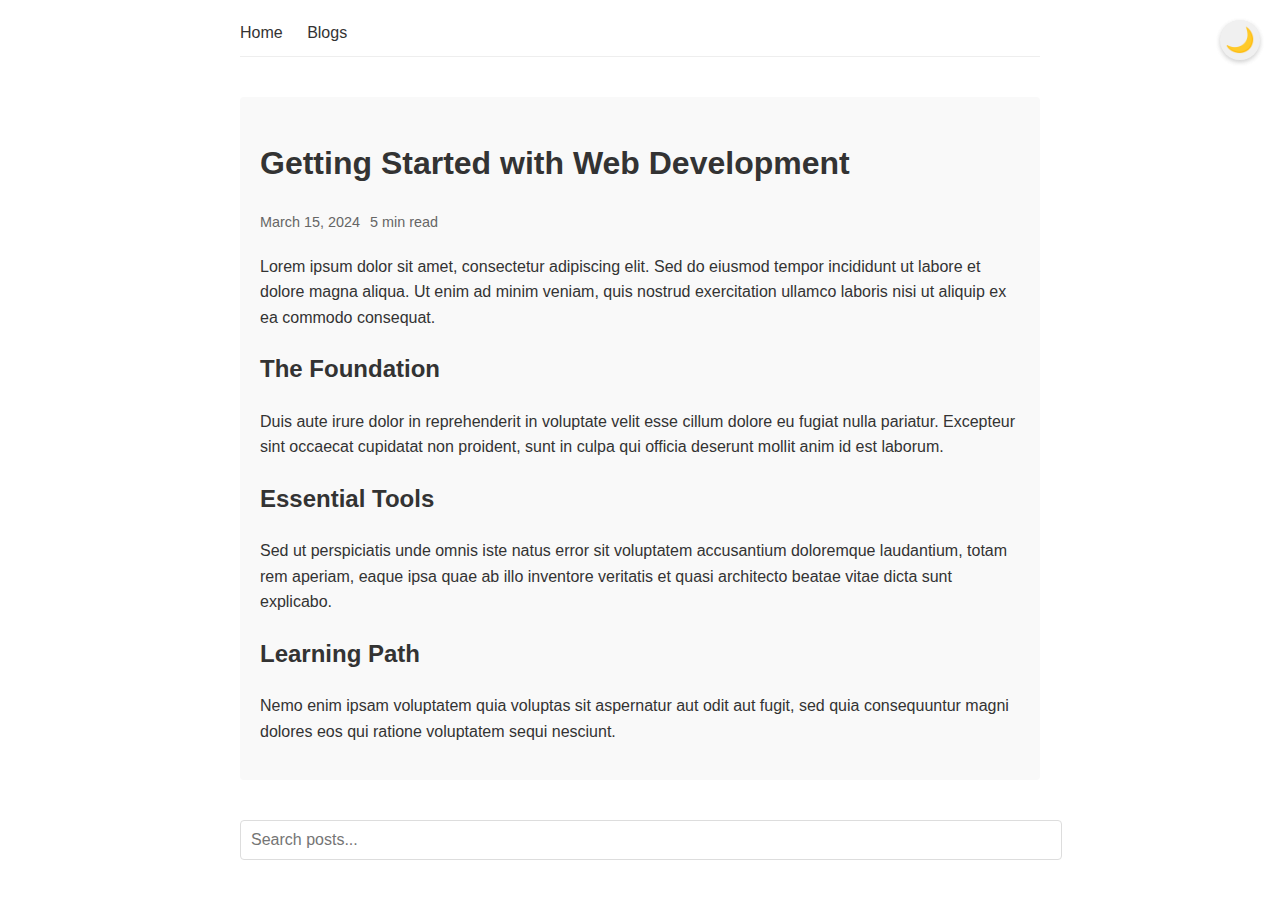
<file: blog1.html>
<!DOCTYPE html>
<html lang="en">
    <head>
        <meta charset="UTF-8">
        <meta name="viewport" content="width=device-width, initial-scale=1.0">
        <title>Getting Started with Web Development</title>
        <link rel="stylesheet" href="styles.css">
    </head>
    <body>
        <nav>
            <a href="index.html">Home</a>
            <a href="blogs.html">Blogs</a>
        </nav>

        <main>
            <article class="blog-content">
                <h1>Getting Started with Web Development</h1>
                <div class="blog-meta">
                    <span>March 15, 2024</span>
                    <span class="reading-time">5 min read</span>
                </div>
                
                <p>Lorem ipsum dolor sit amet, consectetur adipiscing elit. Sed do eiusmod tempor incididunt ut labore et dolore magna aliqua. Ut enim ad minim veniam, quis nostrud exercitation ullamco laboris nisi ut aliquip ex ea commodo consequat.</p>
                
                <h2>The Foundation</h2>
                <p>Duis aute irure dolor in reprehenderit in voluptate velit esse cillum dolore eu fugiat nulla pariatur. Excepteur sint occaecat cupidatat non proident, sunt in culpa qui officia deserunt mollit anim id est laborum.</p>
                
                <h2>Essential Tools</h2>
                <p>Sed ut perspiciatis unde omnis iste natus error sit voluptatem accusantium doloremque laudantium, totam rem aperiam, eaque ipsa quae ab illo inventore veritatis et quasi architecto beatae vitae dicta sunt explicabo.</p>
                
                <h2>Learning Path</h2>
                <p>Nemo enim ipsam voluptatem quia voluptas sit aspernatur aut odit aut fugit, sed quia consequuntur magni dolores eos qui ratione voluptatem sequi nesciunt.</p>
            </article>
        </main>
        <button class="dark-mode-toggle" title="Toggle dark mode">🌙</button>
        <button class="back-to-top" title="Back to top">↑</button>
        <script src="script.js"></script>
    </body>
</html>
</file>
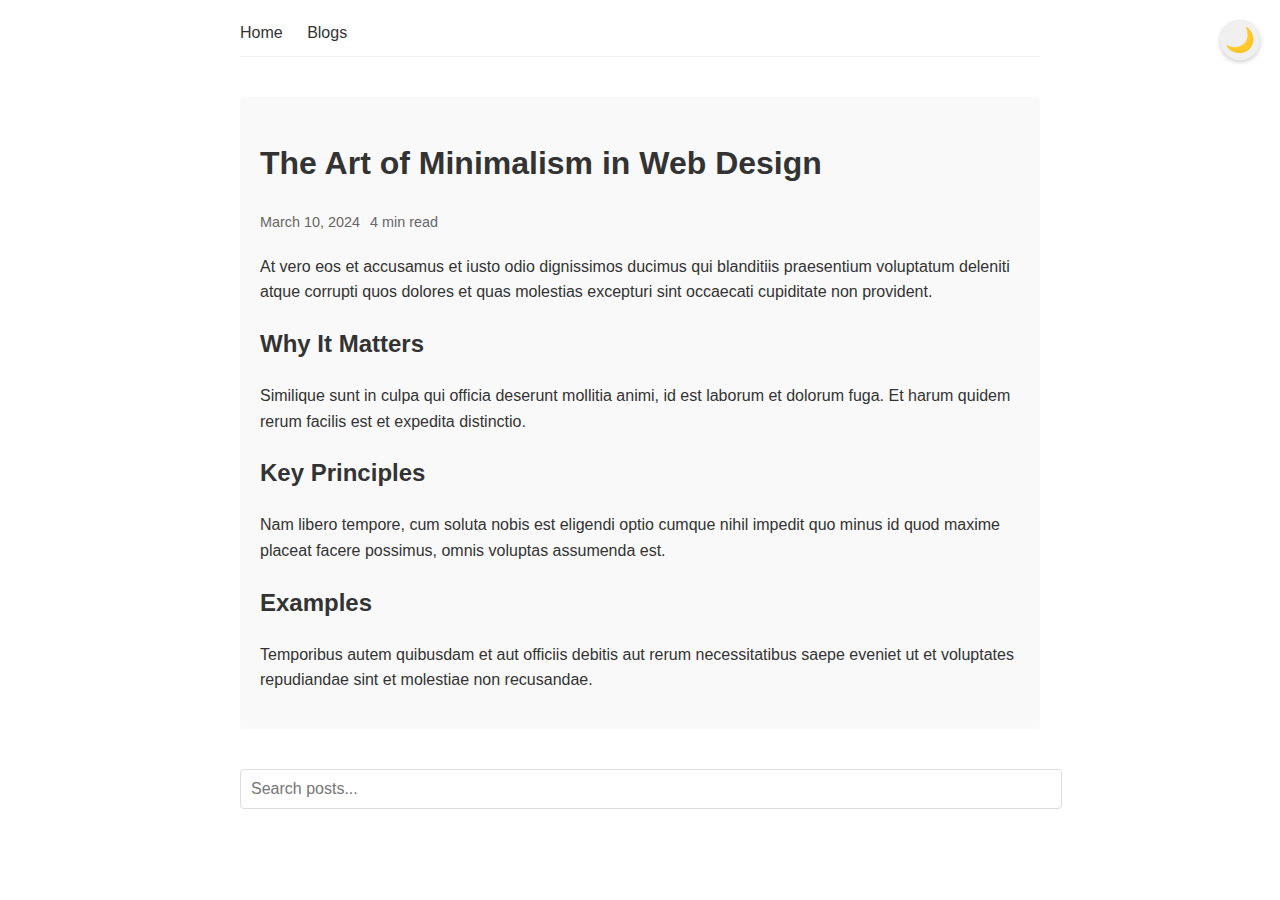
<file: blog2.html>
<!DOCTYPE html>
<html lang="en">
    <head>
        <meta charset="UTF-8">
        <meta name="viewport" content="width=device-width, initial-scale=1.0">
        <title>The Art of Minimalism in Web Design</title>
        <link rel="stylesheet" href="styles.css">
    </head>
    <body>
        <nav>
            <a href="index.html">Home</a>
            <a href="blogs.html">Blogs</a>
        </nav>

        <main>
            <article class="blog-content">
                <h1>The Art of Minimalism in Web Design</h1>
                <div class="blog-meta">
                    <span>March 10, 2024</span>
                    <span class="reading-time">4 min read</span>
                </div>
                
                <p>At vero eos et accusamus et iusto odio dignissimos ducimus qui blanditiis praesentium voluptatum deleniti atque corrupti quos dolores et quas molestias excepturi sint occaecati cupiditate non provident.</p>
                
                <h2>Why It Matters</h2>
                <p>Similique sunt in culpa qui officia deserunt mollitia animi, id est laborum et dolorum fuga. Et harum quidem rerum facilis est et expedita distinctio.</p>
                
                <h2>Key Principles</h2>
                <p>Nam libero tempore, cum soluta nobis est eligendi optio cumque nihil impedit quo minus id quod maxime placeat facere possimus, omnis voluptas assumenda est.</p>
                
                <h2>Examples</h2>
                <p>Temporibus autem quibusdam et aut officiis debitis aut rerum necessitatibus saepe eveniet ut et voluptates repudiandae sint et molestiae non recusandae.</p>
            </article>
        </main>
        <button class="dark-mode-toggle" title="Toggle dark mode">🌙</button>
        <button class="back-to-top" title="Back to top">↑</button>
        <script src="script.js"></script>
    </body>
</html>
</file>
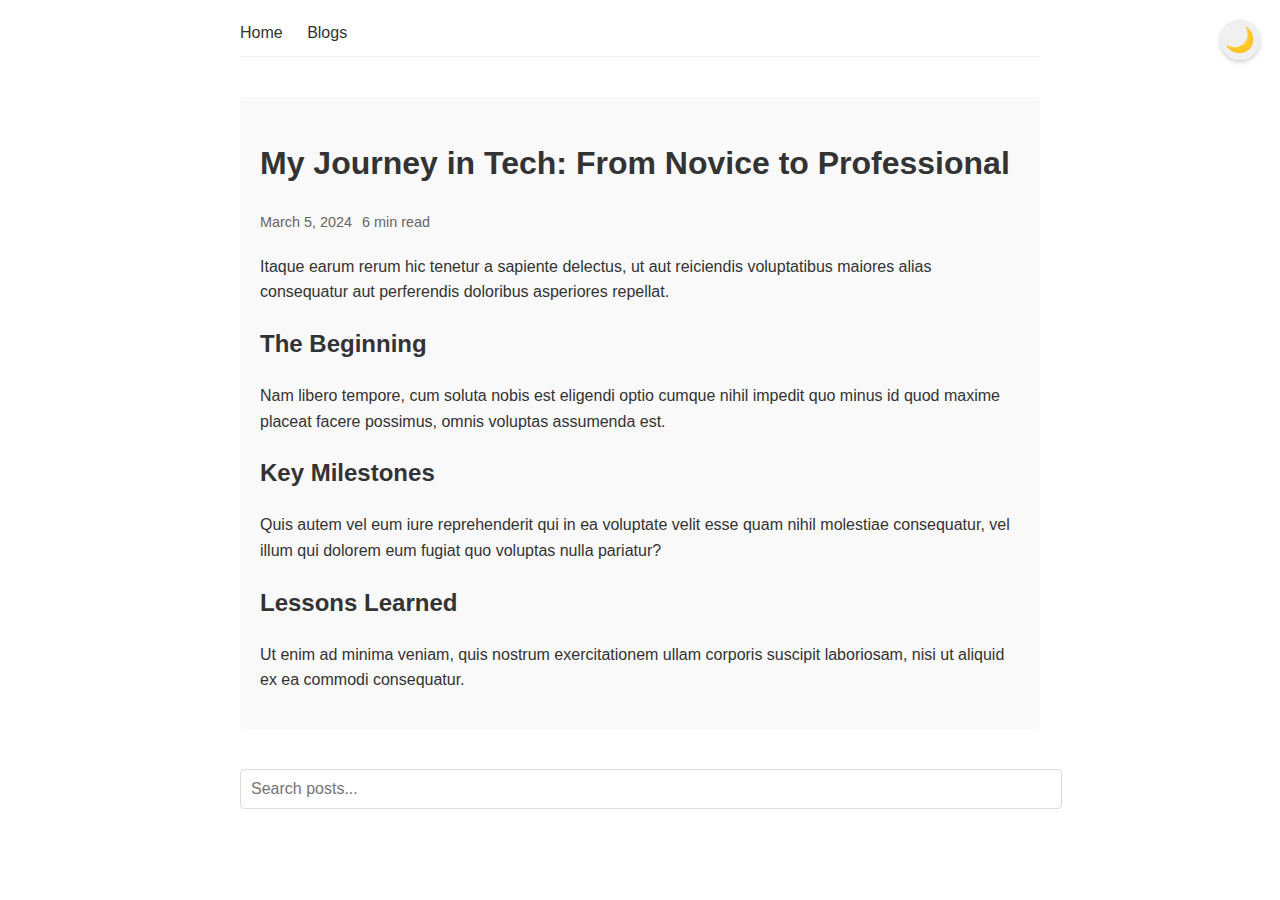
<file: blog3.html>
<!DOCTYPE html>
<html lang="en">
    <head>
        <meta charset="UTF-8">
        <meta name="viewport" content="width=device-width, initial-scale=1.0">
        <title>My Journey in Tech: From Novice to Professional</title>
        <link rel="stylesheet" href="styles.css">
    </head>
    <body>
        <nav>
            <a href="index.html">Home</a>
            <a href="blogs.html">Blogs</a>
        </nav>

        <main>
            <article class="blog-content">
                <h1>My Journey in Tech: From Novice to Professional</h1>
                <div class="blog-meta">
                    <span>March 5, 2024</span>
                    <span class="reading-time">6 min read</span>
                </div>
                
                <p>Itaque earum rerum hic tenetur a sapiente delectus, ut aut reiciendis voluptatibus maiores alias consequatur aut perferendis doloribus asperiores repellat.</p>
                
                <h2>The Beginning</h2>
                <p>Nam libero tempore, cum soluta nobis est eligendi optio cumque nihil impedit quo minus id quod maxime placeat facere possimus, omnis voluptas assumenda est.</p>
                
                <h2>Key Milestones</h2>
                <p>Quis autem vel eum iure reprehenderit qui in ea voluptate velit esse quam nihil molestiae consequatur, vel illum qui dolorem eum fugiat quo voluptas nulla pariatur?</p>
                
                <h2>Lessons Learned</h2>
                <p>Ut enim ad minima veniam, quis nostrum exercitationem ullam corporis suscipit laboriosam, nisi ut aliquid ex ea commodi consequatur.</p>
            </article>
        </main>
        <button class="dark-mode-toggle" title="Toggle dark mode">🌙</button>
        <button class="back-to-top" title="Back to top">↑</button>
        <script src="script.js"></script>
    </body>
</html>
</file>
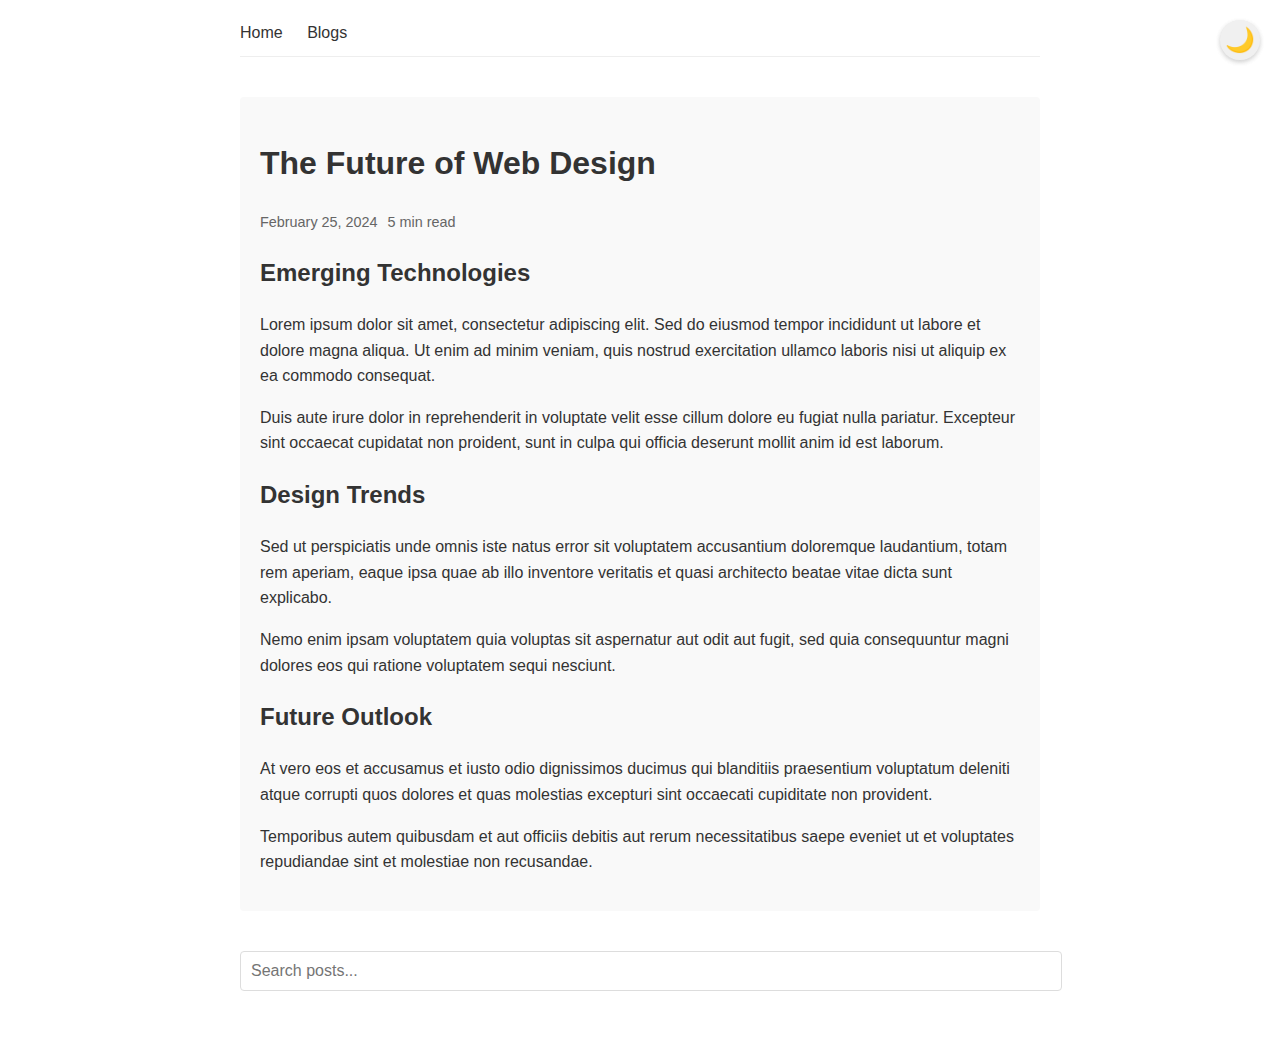
<file: blog4.html>
<!DOCTYPE html>
<html lang="en">
    <head>
        <meta charset="UTF-8">
        <meta name="viewport" content="width=device-width, initial-scale=1.0">
        <title>The Future of Web Design - My Blog</title>
        <link rel="stylesheet" href="styles.css">
    </head>
    <body>
        <nav>
            <a href="index.html">Home</a>
            <a href="blogs.html">Blogs</a>
        </nav>

        <main>
            <article class="blog-content">
                <h1>The Future of Web Design</h1>
                <div class="blog-meta">
                    <span>February 25, 2024</span>
                    <span class="reading-time">5 min read</span>
                </div>

                <h2>Emerging Technologies</h2>
                <p>Lorem ipsum dolor sit amet, consectetur adipiscing elit. Sed do eiusmod tempor incididunt ut labore et dolore magna aliqua. Ut enim ad minim veniam, quis nostrud exercitation ullamco laboris nisi ut aliquip ex ea commodo consequat.</p>
                <p>Duis aute irure dolor in reprehenderit in voluptate velit esse cillum dolore eu fugiat nulla pariatur. Excepteur sint occaecat cupidatat non proident, sunt in culpa qui officia deserunt mollit anim id est laborum.</p>

                <h2>Design Trends</h2>
                <p>Sed ut perspiciatis unde omnis iste natus error sit voluptatem accusantium doloremque laudantium, totam rem aperiam, eaque ipsa quae ab illo inventore veritatis et quasi architecto beatae vitae dicta sunt explicabo.</p>
                <p>Nemo enim ipsam voluptatem quia voluptas sit aspernatur aut odit aut fugit, sed quia consequuntur magni dolores eos qui ratione voluptatem sequi nesciunt.</p>

                <h2>Future Outlook</h2>
                <p>At vero eos et accusamus et iusto odio dignissimos ducimus qui blanditiis praesentium voluptatum deleniti atque corrupti quos dolores et quas molestias excepturi sint occaecati cupiditate non provident.</p>
                <p>Temporibus autem quibusdam et aut officiis debitis aut rerum necessitatibus saepe eveniet ut et voluptates repudiandae sint et molestiae non recusandae.</p>
            </article>
        </main>
        <button class="dark-mode-toggle" title="Toggle dark mode">🌙</button>
        <button class="back-to-top" title="Back to top">↑</button>
        <script src="script.js"></script>
    </body>
</html>
</file>
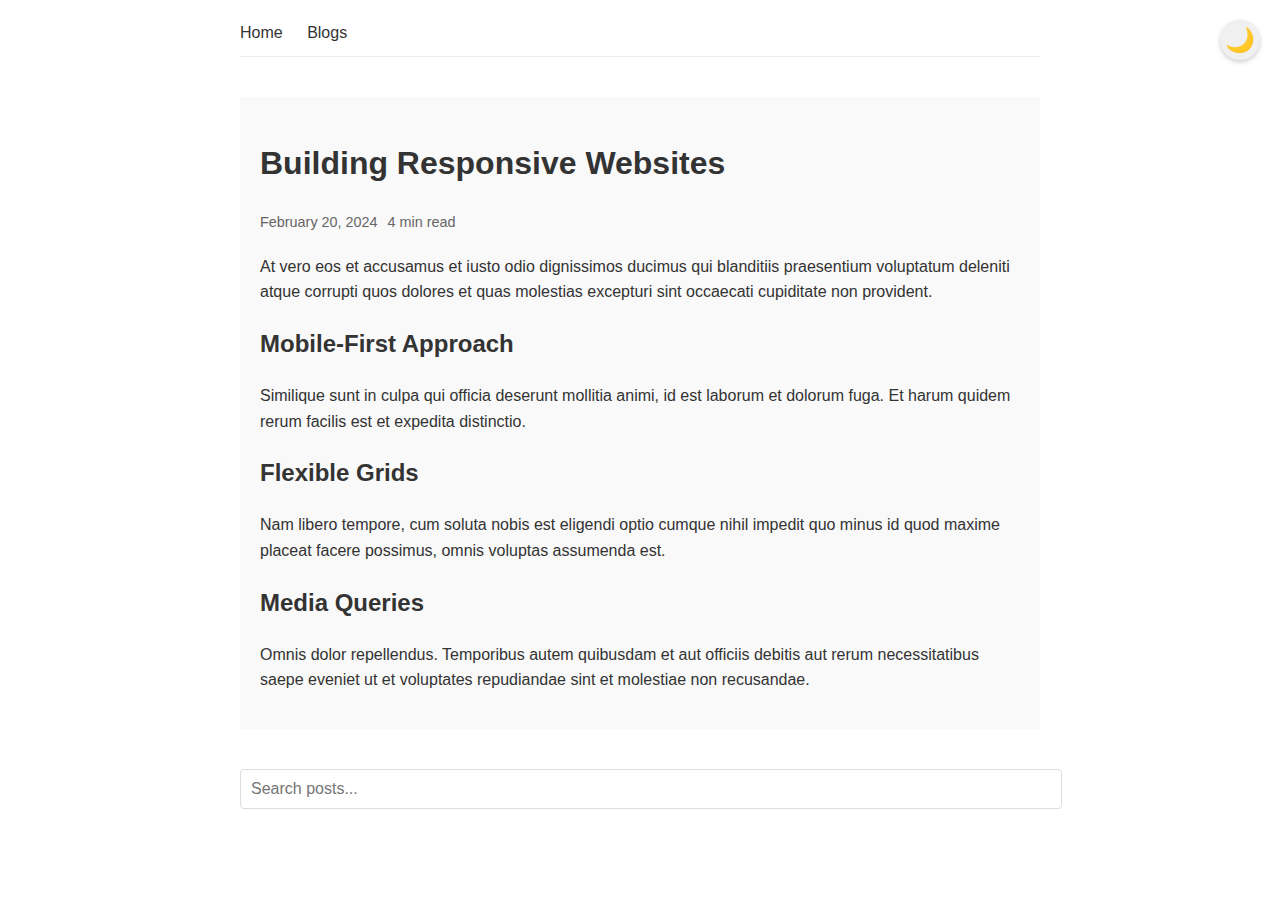
<file: blog5.html>
<!DOCTYPE html>
<html lang="en">
    <head>
        <meta charset="UTF-8">
        <meta name="viewport" content="width=device-width, initial-scale=1.0">
        <title>Building Responsive Websites</title>
        <link rel="stylesheet" href="styles.css">
    </head>
    <body>
        <nav>
            <a href="index.html">Home</a>
            <a href="blogs.html">Blogs</a>
        </nav>

        <main>
            <article class="blog-content">
                <h1>Building Responsive Websites</h1>
                <div class="blog-meta">
                    <span>February 20, 2024</span>
                    <span class="reading-time">4 min read</span>
                </div>
                
                <p>At vero eos et accusamus et iusto odio dignissimos ducimus qui blanditiis praesentium voluptatum deleniti atque corrupti quos dolores et quas molestias excepturi sint occaecati cupiditate non provident.</p>
                
                <h2>Mobile-First Approach</h2>
                <p>Similique sunt in culpa qui officia deserunt mollitia animi, id est laborum et dolorum fuga. Et harum quidem rerum facilis est et expedita distinctio.</p>
                
                <h2>Flexible Grids</h2>
                <p>Nam libero tempore, cum soluta nobis est eligendi optio cumque nihil impedit quo minus id quod maxime placeat facere possimus, omnis voluptas assumenda est.</p>
                
                <h2>Media Queries</h2>
                <p>Omnis dolor repellendus. Temporibus autem quibusdam et aut officiis debitis aut rerum necessitatibus saepe eveniet ut et voluptates repudiandae sint et molestiae non recusandae.</p>
            </article>
        </main>
        <button class="dark-mode-toggle" title="Toggle dark mode">🌙</button>
        <button class="back-to-top" title="Back to top">↑</button>
        <script src="script.js"></script>
    </body>
</html>
</file>
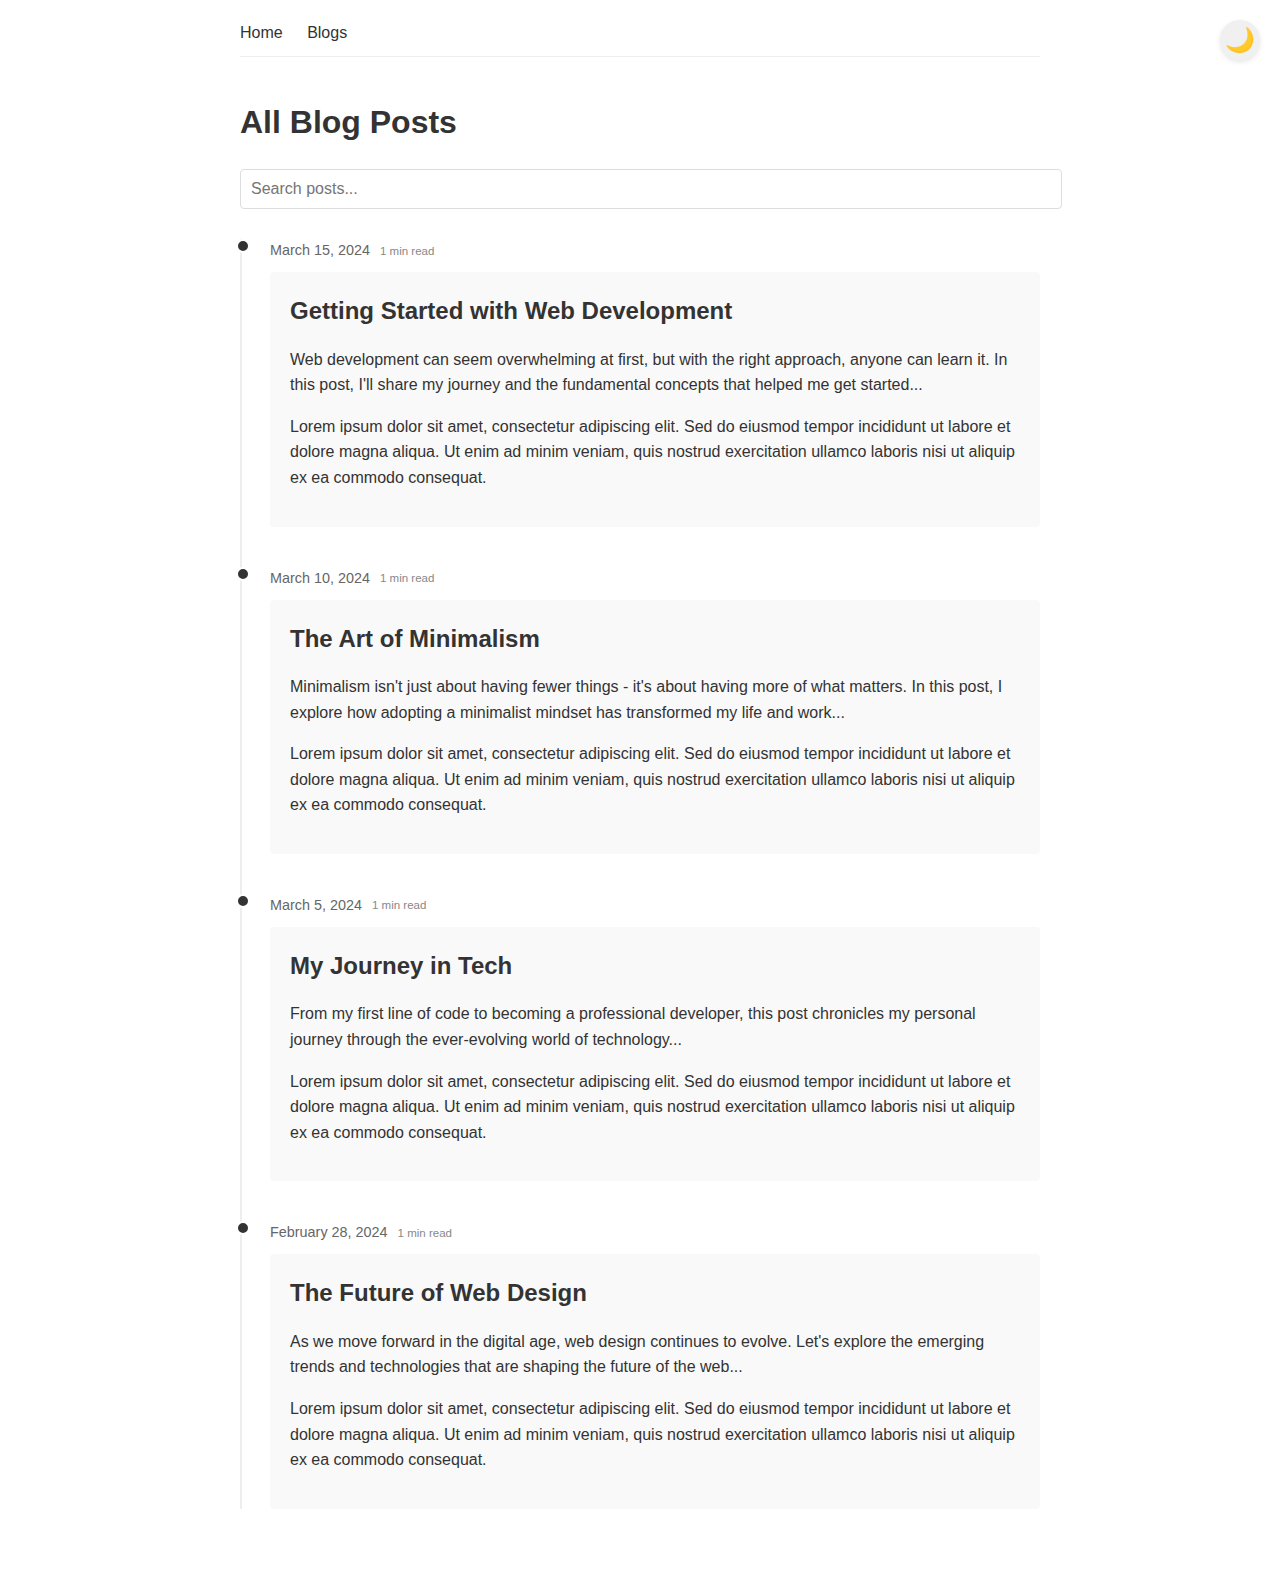
<file: blogs.html>
<!DOCTYPE html>
<html lang="en">
    <head>
        <meta charset="UTF-8">
        <meta name="viewport" content="width=device-width, initial-scale=1.0">
        <title>All Blog Posts</title>
        <style>
            body {
                font-family: -apple-system, BlinkMacSystemFont, 'Segoe UI', Roboto, sans-serif;
                line-height: 1.6;
                max-width: 800px;
                margin: 0 auto;
                padding: 20px;
                color: #333;
                transition: background-color 0.3s, color 0.3s;
            }
            body.dark-mode {
                background-color: #1a1a1a;
                color: #f0f0f0;
            }
            nav {
                margin-bottom: 40px;
                border-bottom: 1px solid #eee;
                padding-bottom: 10px;
            }
            nav a {
                margin-right: 20px;
                text-decoration: none;
                color: #333;
                font-weight: 500;
            }
            body.dark-mode nav a {
                color: #f0f0f0;
            }
            nav a:hover {
                color: #666;
            }
            body.dark-mode nav a:hover {
                color: #ccc;
            }
            .timeline {
                position: relative;
                padding-left: 30px;
            }
            .timeline::before {
                content: '';
                position: absolute;
                left: 0;
                top: 0;
                bottom: 0;
                width: 2px;
                background: #eee;
            }
            body.dark-mode .timeline::before {
                background: #444;
            }
            .timeline-item {
                position: relative;
                margin-bottom: 40px;
            }
            .timeline-item::before {
                content: '';
                position: absolute;
                left: -34px;
                top: 0;
                width: 10px;
                height: 10px;
                border-radius: 50%;
                background: #333;
                border: 2px solid #fff;
            }
            body.dark-mode .timeline-item::before {
                background: #f0f0f0;
                border-color: #1a1a1a;
            }
            .timeline-date {
                color: #666;
                font-size: 0.9em;
                margin-bottom: 10px;
                display: flex;
                align-items: center;
                gap: 10px;
            }
            body.dark-mode .timeline-date {
                color: #aaa;
            }
            .timeline-content {
                background: #f9f9f9;
                padding: 20px;
                border-radius: 4px;
                transition: background-color 0.3s;
            }
            body.dark-mode .timeline-content {
                background: #2a2a2a;
            }
            .timeline-content h2 {
                margin-top: 0;
                margin-bottom: 10px;
            }
            .search-container {
                margin-bottom: 30px;
            }
            .search-input {
                width: 100%;
                padding: 10px;
                border: 1px solid #ddd;
                border-radius: 4px;
                font-size: 16px;
                background: #fff;
                color: #333;
            }
            body.dark-mode .search-input {
                background: #2a2a2a;
                border-color: #444;
                color: #f0f0f0;
            }
            .search-results {
                position: absolute;
                background: #fff;
                border: 1px solid #ddd;
                border-radius: 4px;
                width: 100%;
                max-width: 760px;
                margin-top: 5px;
                display: none;
                z-index: 1000;
            }
            body.dark-mode .search-results {
                background: #2a2a2a;
                border-color: #444;
            }
            .search-result-item {
                display: block;
                padding: 10px;
                text-decoration: none;
                color: #333;
                border-bottom: 1px solid #eee;
            }
            body.dark-mode .search-result-item {
                color: #f0f0f0;
                border-bottom-color: #444;
            }
            .search-result-item:hover {
                background: #f5f5f5;
            }
            body.dark-mode .search-result-item:hover {
                background: #333;
            }
            .reading-time {
                font-size: 0.8em;
                color: #888;
            }
            body.dark-mode .reading-time {
                color: #888;
            }
            .dark-mode-toggle {
                position: fixed;
                top: 20px;
                right: 20px;
                background: none;
                border: none;
                font-size: 24px;
                cursor: pointer;
                padding: 5px;
                border-radius: 50%;
                width: 40px;
                height: 40px;
                display: flex;
                align-items: center;
                justify-content: center;
                background: #f0f0f0;
                box-shadow: 0 2px 5px rgba(0,0,0,0.1);
            }
            body.dark-mode .dark-mode-toggle {
                background: #2a2a2a;
                color: #f0f0f0;
            }
            .back-to-top {
                position: fixed;
                bottom: 20px;
                right: 20px;
                background: #333;
                color: white;
                border: none;
                border-radius: 50%;
                width: 40px;
                height: 40px;
                font-size: 20px;
                cursor: pointer;
                display: none;
                align-items: center;
                justify-content: center;
                box-shadow: 0 2px 5px rgba(0,0,0,0.2);
            }
            body.dark-mode .back-to-top {
                background: #f0f0f0;
                color: #333;
            }
        </style>
    </head>
    <body>
        <nav>
            <a href="index.html">Home</a>
            <a href="blogs.html">Blogs</a>
        </nav>

        <main>
            <h1>All Blog Posts</h1>
            
            <div class="timeline">
                <article id="post-1" class="timeline-item">
                    <div class="timeline-date">March 15, 2024</div>
                    <div class="timeline-content">
                        <h2>Getting Started with Web Development</h2>
                        <p>Web development can seem overwhelming at first, but with the right approach, anyone can learn it. In this post, I'll share my journey and the fundamental concepts that helped me get started...</p>
                        <p>Lorem ipsum dolor sit amet, consectetur adipiscing elit. Sed do eiusmod tempor incididunt ut labore et dolore magna aliqua. Ut enim ad minim veniam, quis nostrud exercitation ullamco laboris nisi ut aliquip ex ea commodo consequat.</p>
                    </div>
                </article>

                <article id="post-2" class="timeline-item">
                    <div class="timeline-date">March 10, 2024</div>
                    <div class="timeline-content">
                        <h2>The Art of Minimalism</h2>
                        <p>Minimalism isn't just about having fewer things - it's about having more of what matters. In this post, I explore how adopting a minimalist mindset has transformed my life and work...</p>
                        <p>Lorem ipsum dolor sit amet, consectetur adipiscing elit. Sed do eiusmod tempor incididunt ut labore et dolore magna aliqua. Ut enim ad minim veniam, quis nostrud exercitation ullamco laboris nisi ut aliquip ex ea commodo consequat.</p>
                    </div>
                </article>

                <article id="post-3" class="timeline-item">
                    <div class="timeline-date">March 5, 2024</div>
                    <div class="timeline-content">
                        <h2>My Journey in Tech</h2>
                        <p>From my first line of code to becoming a professional developer, this post chronicles my personal journey through the ever-evolving world of technology...</p>
                        <p>Lorem ipsum dolor sit amet, consectetur adipiscing elit. Sed do eiusmod tempor incididunt ut labore et dolore magna aliqua. Ut enim ad minim veniam, quis nostrud exercitation ullamco laboris nisi ut aliquip ex ea commodo consequat.</p>
                    </div>
                </article>

                <article id="post-4" class="timeline-item">
                    <div class="timeline-date">February 28, 2024</div>
                    <div class="timeline-content">
                        <h2>The Future of Web Design</h2>
                        <p>As we move forward in the digital age, web design continues to evolve. Let's explore the emerging trends and technologies that are shaping the future of the web...</p>
                        <p>Lorem ipsum dolor sit amet, consectetur adipiscing elit. Sed do eiusmod tempor incididunt ut labore et dolore magna aliqua. Ut enim ad minim veniam, quis nostrud exercitation ullamco laboris nisi ut aliquip ex ea commodo consequat.</p>
                    </div>
                </article>
            </div>
        </main>
        <script src="script.js"></script>
    </body>
</html>
</file>
<file: styles.css>
body {
    font-family: -apple-system, BlinkMacSystemFont, 'Segoe UI', Roboto, sans-serif;
    line-height: 1.6;
    max-width: 800px;
    margin: 0 auto;
    padding: 20px;
    color: #333;
    transition: background-color 0.3s, color 0.3s;
}

body.dark-mode {
    background-color: #1a1a1a;
    color: #f0f0f0;
}

nav {
    margin-bottom: 40px;
    border-bottom: 1px solid #eee;
    padding-bottom: 10px;
}

nav a {
    margin-right: 20px;
    text-decoration: none;
    color: #333;
    font-weight: 500;
}

body.dark-mode nav a {
    color: #f0f0f0;
}

nav a:hover {
    color: #666;
}

body.dark-mode nav a:hover {
    color: #ccc;
}

.blog-content {
    background: #f9f9f9;
    padding: 20px;
    border-radius: 4px;
    margin-bottom: 40px;
}

body.dark-mode .blog-content {
    background: #2a2a2a;
}

.blog-meta {
    color: #666;
    font-size: 0.9em;
    margin-bottom: 20px;
    display: flex;
    align-items: center;
    gap: 10px;
}

body.dark-mode .blog-meta {
    color: #aaa;
}

.dark-mode-toggle {
    position: fixed;
    top: 20px;
    right: 20px;
    background: none;
    border: none;
    font-size: 24px;
    cursor: pointer;
    padding: 5px;
    border-radius: 50%;
    width: 40px;
    height: 40px;
    display: flex;
    align-items: center;
    justify-content: center;
    background: #f0f0f0;
    box-shadow: 0 2px 5px rgba(0,0,0,0.1);
}

body.dark-mode .dark-mode-toggle {
    background: #2a2a2a;
    color: #f0f0f0;
}

.back-to-top {
    position: fixed;
    bottom: 20px;
    right: 20px;
    background: #333;
    color: white;
    border: none;
    border-radius: 50%;
    width: 40px;
    height: 40px;
    font-size: 20px;
    cursor: pointer;
    display: none;
    align-items: center;
    justify-content: center;
    box-shadow: 0 2px 5px rgba(0,0,0,0.2);
}

body.dark-mode .back-to-top {
    background: #f0f0f0;
    color: #333;
}

/* Timeline specific styles */
.timeline {
    position: relative;
    padding-left: 30px;
}

.timeline::before {
    content: '';
    position: absolute;
    left: 0;
    top: 0;
    bottom: 0;
    width: 2px;
    background: #eee;
}

body.dark-mode .timeline::before {
    background: #333;
}

.timeline-item {
    position: relative;
    margin-bottom: 40px;
    padding-left: 20px;
}

.timeline-item::before {
    content: '';
    position: absolute;
    left: -9px;
    top: 0;
    width: 20px;
    height: 20px;
    border-radius: 50%;
    background: #fff;
    border: 2px solid #eee;
}

body.dark-mode .timeline-item::before {
    background: #1a1a1a;
    border-color: #333;
}

.timeline-content {
    background: #f9f9f9;
    padding: 20px;
    border-radius: 4px;
    transition: transform 0.2s;
}

body.dark-mode .timeline-content {
    background: #2a2a2a;
}

.timeline-content:hover {
    transform: translateX(10px);
}

.timeline-date {
    color: #666;
    font-size: 0.9em;
    margin-bottom: 10px;
}

body.dark-mode .timeline-date {
    color: #aaa;
}

.timeline-title {
    margin: 0 0 10px 0;
    font-size: 1.2em;
}

.timeline-title a {
    color: #333;
    text-decoration: none;
}

body.dark-mode .timeline-title a {
    color: #f0f0f0;
}

.timeline-title a:hover {
    color: #666;
}

body.dark-mode .timeline-title a:hover {
    color: #ccc;
}

.timeline-excerpt {
    color: #666;
    margin: 0;
}

body.dark-mode .timeline-excerpt {
    color: #aaa;
}

/* Search specific styles */
.search-container {
    margin-bottom: 30px;
}

.search-input {
    width: 100%;
    padding: 10px;
    border: 1px solid #ddd;
    border-radius: 4px;
    font-size: 16px;
}

body.dark-mode .search-input {
    background: #2a2a2a;
    border-color: #444;
    color: #f0f0f0;
}
</file>
